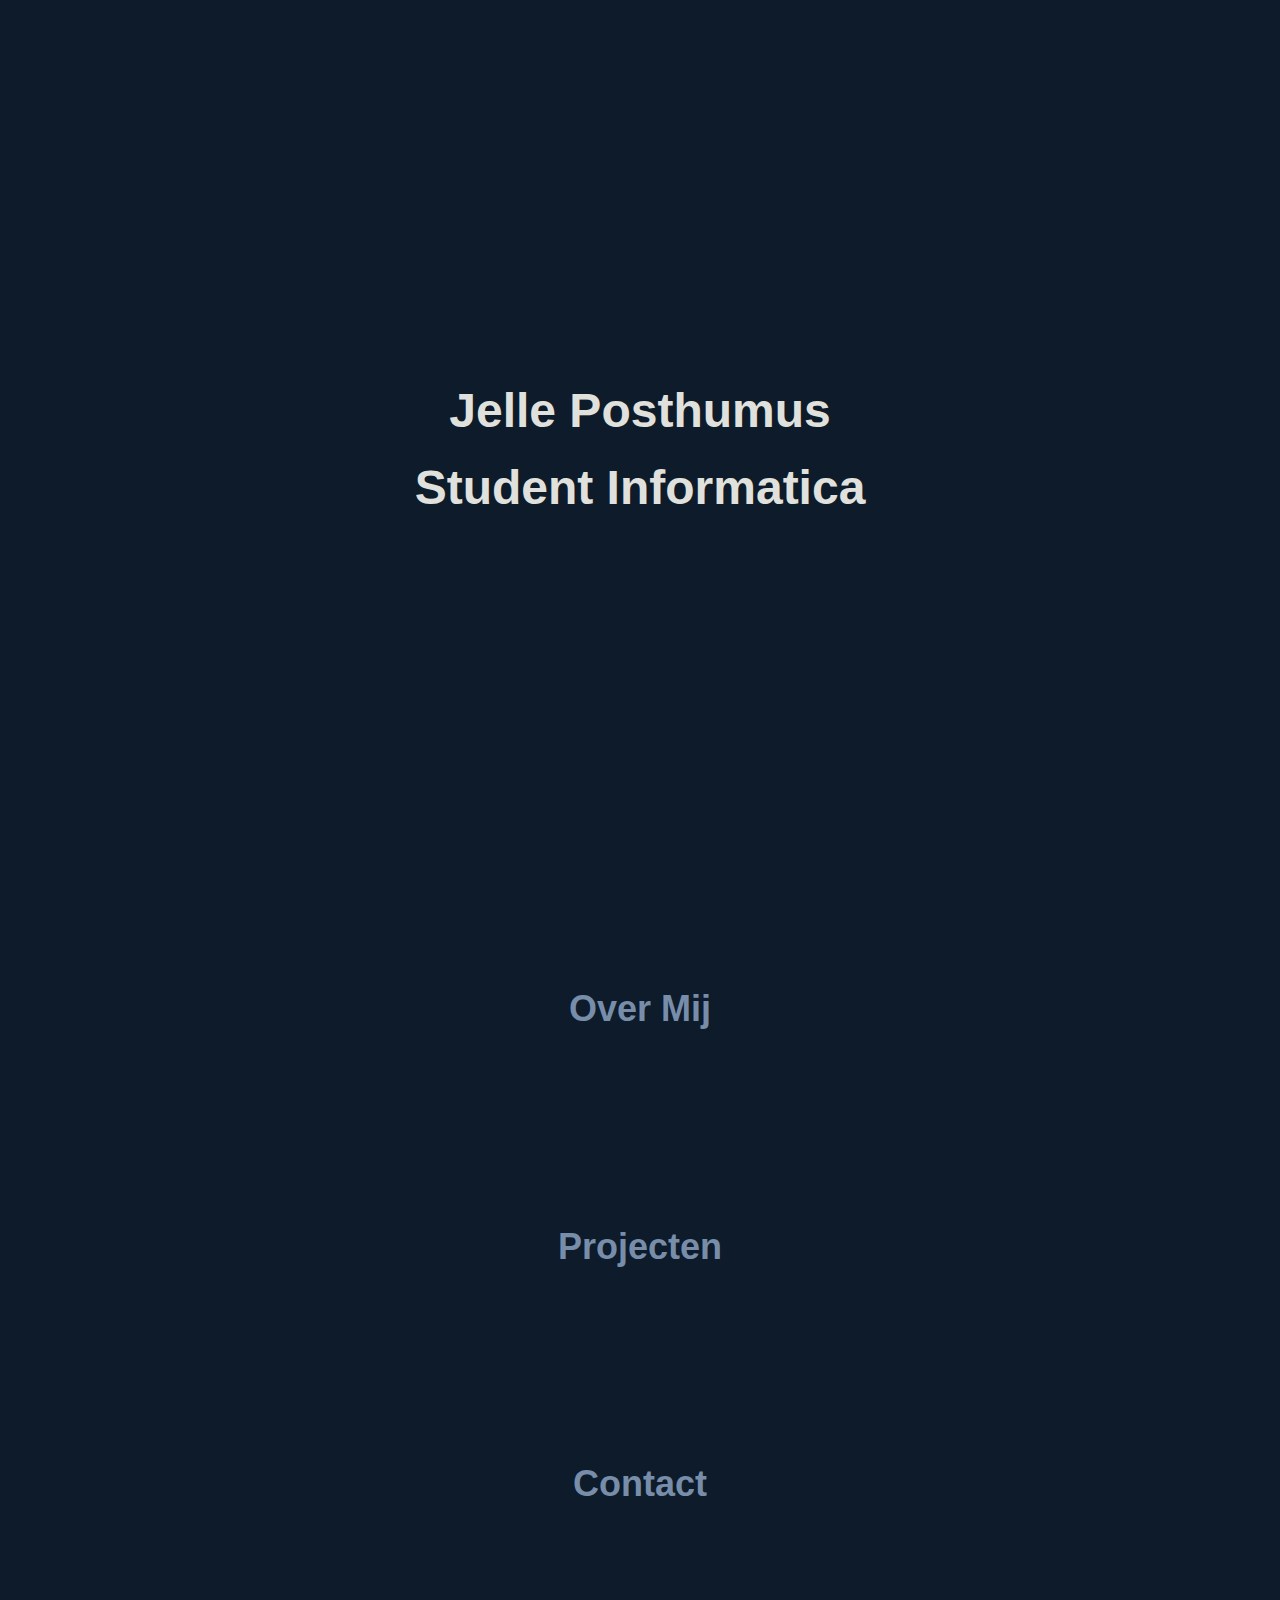
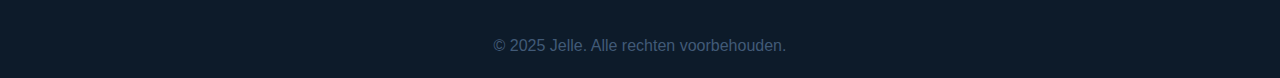
<file: index.html>
<!DOCTYPE html>
<html lang="nl">
    <head>
        <meta charset="UTF-8" />
        <meta name="viewport" content="width=device-width, initial-scale=1.0" />
        <title>Jelle's Portfolio</title>
        <link rel="icon" type="image/x-icon" href="img/favicon.ico" />
        <link rel="stylesheet" href="css/style.css" />
    </head>

    <body>
        <header id="hero">
            <div class="hero-content">
                <h1>Jelle Posthumus<br />Student Informatica</h1>
            </div>
        </header>

        <section id="over-mij" class="toggle-section">
            <h2 aria-expanded="false">Over Mij</h2>
            <div class="hidden-content" aria-hidden="true">
                <p>
                    Ik studeer nu Informatica aan de Associate degrees Academie,
                    met een passie voor web development en styling. Tijdens mijn
                    studie heb ik gewerkt met verschillende programmeertalen en
                    technologieën, waaronder HTML, CSS, PHP, Java en Kotlin.
                    Hoewel ik waardevolle ervaring heb opgedaan in diverse
                    programmeertalen, ligt mijn echte interesse in het ontwerpen
                    en bouwen van aantrekkelijke, gebruiksvriendelijke websites.
                    <br /><br />
                    Mijn focus ligt op het creëren van functionele
                    webapplicaties die eenvoudig te navigeren zijn. Ik streef
                    ernaar om met de nieuwste technieken en best practices in
                    web development te werken en ben constant bezig mijn
                    vaardigheden te verbeteren. Door mijn ervaring met front-end
                    technologieën kan ik met oog voor detail werken aan de
                    styling van websites, waarbij gebruiksvriendelijkheid altijd
                    voorop staat.
                </p>
            </div>
        </section>

        <section id="projecten" class="toggle-section">
            <h2 aria-expanded="false">Projecten</h2>
            <div class="hidden-content" aria-hidden="true">
                <div class="project-row">
                    <div class="project-img-wrapper">
                        <a href="projects/project1.html">
                            <img
                                src="img/BP1_Portfolio_Website.png"
                                alt="Portfolio Website"
                            />
                            <div class="overlay">
                                <div class="project-title">
                                    Portfolio Website
                                </div>
                            </div>
                        </a>
                    </div>

                    <div class="project-img-wrapper">
                        <a href="projects/project2.html">
                            <img
                                src="img/BP2_Sneaker_Systeem.png"
                                alt="Sneaker Systeem"
                            />
                            <div class="overlay">
                                <div class="project-title">Sneaker Systeem</div>
                            </div>
                        </a>
                    </div>
                    <div class="project-img-wrapper">
                        <a href="projects/project3.html">
                            <img
                                src="img/BP3_Dranken_App.png"
                                alt="Dranken Applicatie"
                            />
                            <div class="overlay">
                                <div class="project-title">
                                    Dranken Applicatie
                                </div>
                            </div>
                        </a>
                    </div>
                </div>
            </div>
        </section>

        <section id="contact" class="toggle-section">
            <h2 aria-expanded="false">Contact</h2>
            <div class="hidden-content" aria-hidden="true">
                <div class="contact">
                    <p>LinkedIn:</p>
                    <a href="https://www.linkedin.com/in/jelle-posthumus/">
                        Jelle-posthumus</a
                    >
                </div>
                <div class="contact">
                    <p>Mail:</p>
                    <a href="mailto:Jelle.posthumus@hotmail.com">
                        Jelle.posthumus@hotmail.com</a
                    >
                </div>
            </div>
        </section>

        <footer>
            <p>© 2025 Jelle. Alle rechten voorbehouden.</p>
        </footer>

        <script src="./js/script.js"></script>
    </body>
</html>
</file>
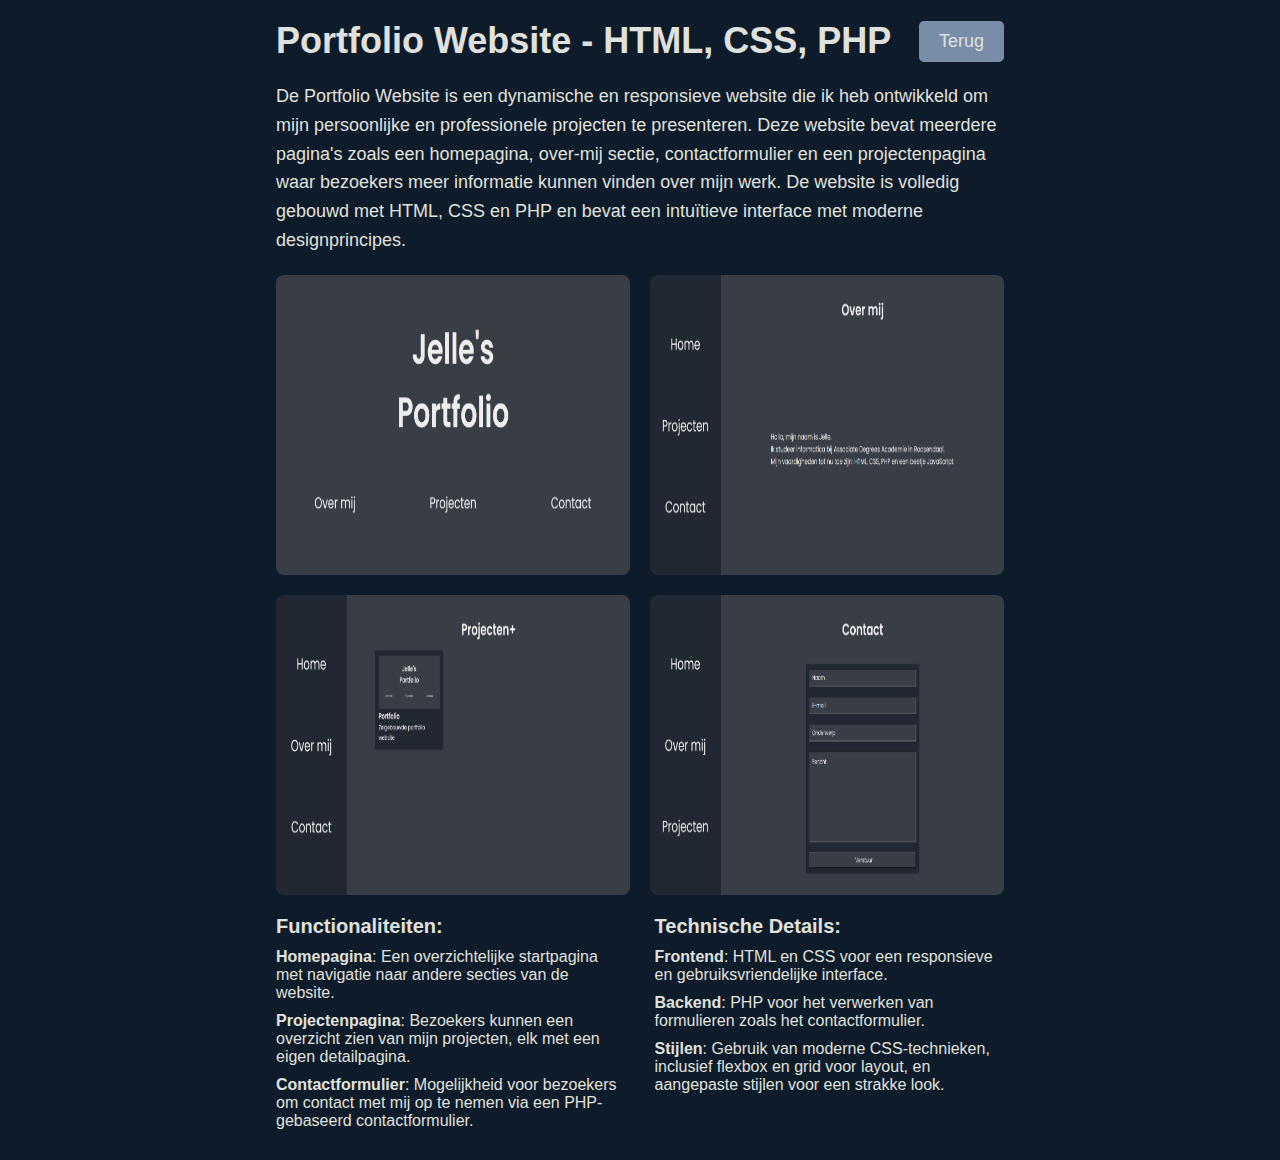
<file: projects/project1.html>
<!DOCTYPE html>
<html lang="nl">
    <head>
        <meta charset="UTF-8" />
        <meta name="viewport" content="width=device-width, initial-scale=1.0" />
        <title>Portfolio Website</title>
        <link rel="icon" type="image/png" href="../img/favicon.ico" />
        <link rel="stylesheet" href="../css/project.css" />
    </head>

    <body>
        <div class="top">
            <h1>Portfolio Website - HTML, CSS, PHP</h1>
            <a href="../index.html" class="close-button">Terug</a>
        </div>

        <div class="description">
            <p>
                De Portfolio Website is een dynamische en responsieve website
                die ik heb ontwikkeld om mijn persoonlijke en professionele
                projecten te presenteren. Deze website bevat meerdere pagina's
                zoals een homepagina, over-mij sectie, contactformulier en een
                projectenpagina waar bezoekers meer informatie kunnen vinden
                over mijn werk. De website is volledig gebouwd met HTML, CSS en
                PHP en bevat een intuïtieve interface met moderne
                designprincipes.
            </p>
        </div>

        <div class="image-container-horizontal">
            <img src="../img/Web1.png" alt="Afbeelding 1" />
            <img src="../img/Web2.png" alt="Afbeelding 2" />
            <img src="../img/Web3.png" alt="Afbeelding 3" />
            <img src="../img/Web4.png" alt="Afbeelding 4" />
        </div>

        <div class="content-container">
            <div class="details">
                <h2>Functionaliteiten:</h2>
                <ul>
                    <li>
                        <strong>Homepagina</strong>: Een overzichtelijke
                        startpagina met navigatie naar andere secties van de
                        website.
                    </li>
                    <li>
                        <strong>Projectenpagina</strong>: Bezoekers kunnen een
                        overzicht zien van mijn projecten, elk met een eigen
                        detailpagina.
                    </li>
                    <li>
                        <strong>Contactformulier</strong>: Mogelijkheid voor
                        bezoekers om contact met mij op te nemen via een
                        PHP-gebaseerd contactformulier.
                    </li>
                </ul>
            </div>

            <div class="details">
                <h2>Technische Details:</h2>
                <ul>
                    <li>
                        <strong>Frontend</strong>: HTML en CSS voor een
                        responsieve en gebruiksvriendelijke interface.
                    </li>
                    <li>
                        <strong>Backend</strong>: PHP voor het verwerken van
                        formulieren zoals het contactformulier.
                    </li>
                    <li>
                        <strong>Stijlen</strong>: Gebruik van moderne
                        CSS-technieken, inclusief flexbox en grid voor layout,
                        en aangepaste stijlen voor een strakke look.
                    </li>
                </ul>
            </div>
        </div>
    </body>
</html>
</file>
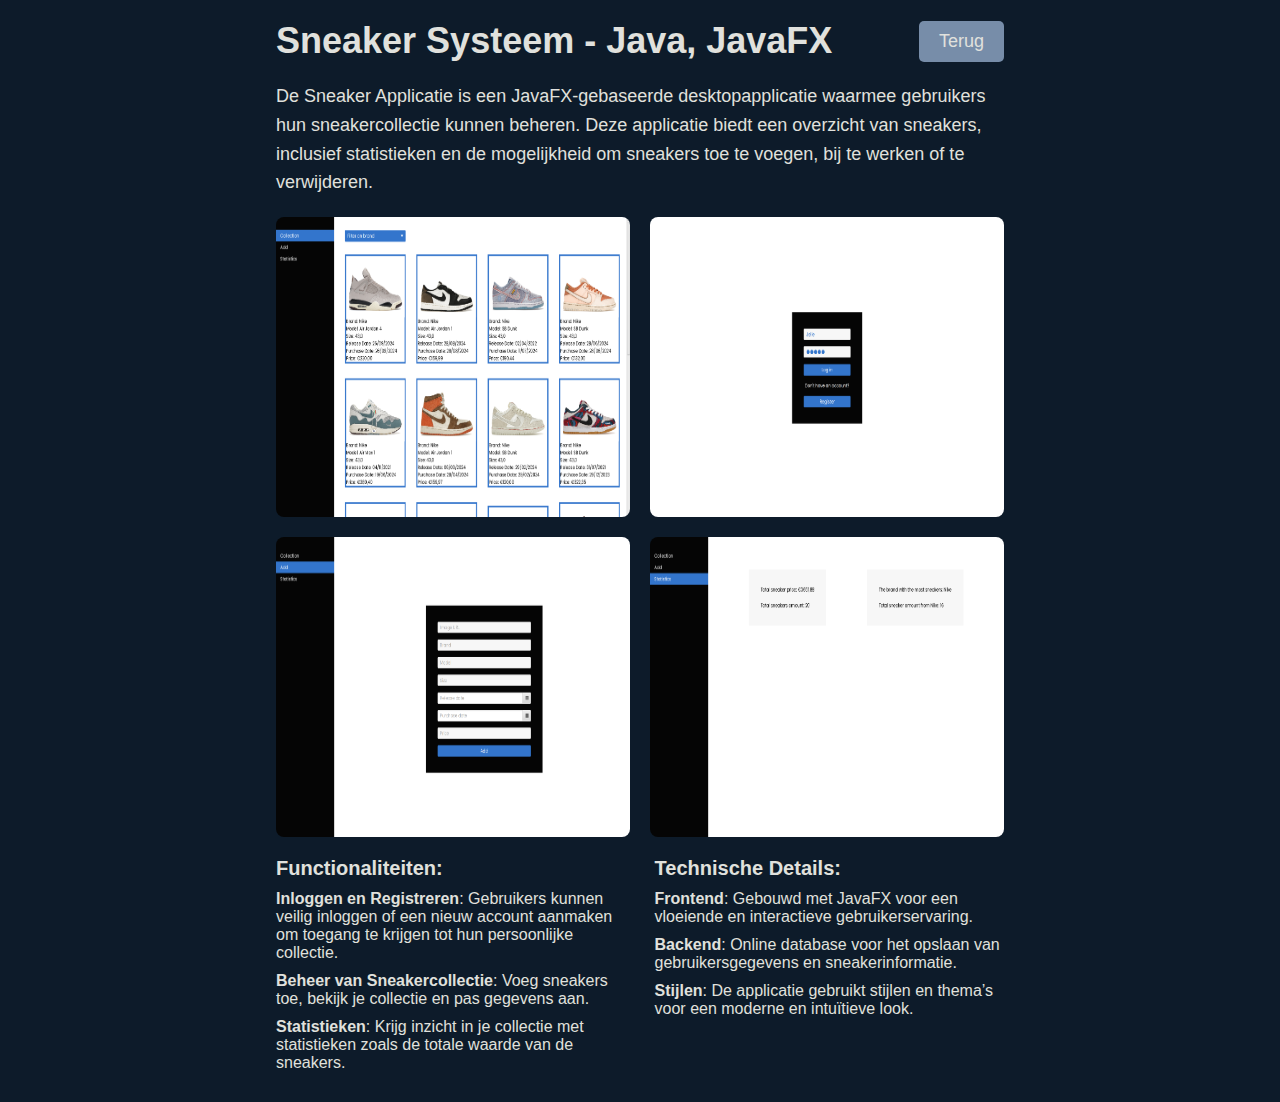
<file: projects/project2.html>
<!DOCTYPE html>
<html lang="nl">
    <head>
        <meta charset="UTF-8" />
        <meta name="viewport" content="width=device-width, initial-scale=1.0" />
        <title>Sneaker Systeem</title>
        <link rel="icon" type="image/png" href="../img/favicon.ico" />
        <link rel="stylesheet" href="../css/project.css" />
    </head>

    <body>
        <div class="top">
            <h1>Sneaker Systeem - Java, JavaFX</h1>
            <a href="../index.html" class="close-button">Terug</a>
        </div>

        <div class="description">
            <p>
                De Sneaker Applicatie is een JavaFX-gebaseerde desktopapplicatie
                waarmee gebruikers hun sneakercollectie kunnen beheren. Deze
                applicatie biedt een overzicht van sneakers, inclusief
                statistieken en de mogelijkheid om sneakers toe te voegen, bij
                te werken of te verwijderen.
            </p>
        </div>

        <div class="image-container-horizontal">
            <img src="../img/System1.png" alt="Afbeelding 1" />
            <img src="../img/System2.png" alt="Afbeelding 2" />
            <img src="../img/System3.png" alt="Afbeelding 3" />
            <img src="../img/System4.png" alt="Afbeelding 4" />
        </div>

        <div class="content-container">
            <div class="details">
                <h2>Functionaliteiten:</h2>
                <ul>
                    <li>
                        <strong>Inloggen en Registreren</strong>: Gebruikers
                        kunnen veilig inloggen of een nieuw account aanmaken om
                        toegang te krijgen tot hun persoonlijke collectie.
                    </li>
                    <li>
                        <strong>Beheer van Sneakercollectie</strong>: Voeg
                        sneakers toe, bekijk je collectie en pas gegevens aan.
                    </li>
                    <li>
                        <strong>Statistieken</strong>: Krijg inzicht in je
                        collectie met statistieken zoals de totale waarde van de
                        sneakers.
                    </li>
                </ul>
            </div>

            <div class="details">
                <h2>Technische Details:</h2>
                <ul>
                    <li>
                        <strong>Frontend</strong>: Gebouwd met JavaFX voor een
                        vloeiende en interactieve gebruikerservaring.
                    </li>
                    <li>
                        <strong>Backend</strong>: Online database voor het
                        opslaan van gebruikersgegevens en sneakerinformatie.
                    </li>
                    <li>
                        <strong>Stijlen</strong>: De applicatie gebruikt stijlen
                        en thema’s voor een moderne en intuïtieve look.
                    </li>
                </ul>
            </div>
        </div>
    </body>
</html>
</file>
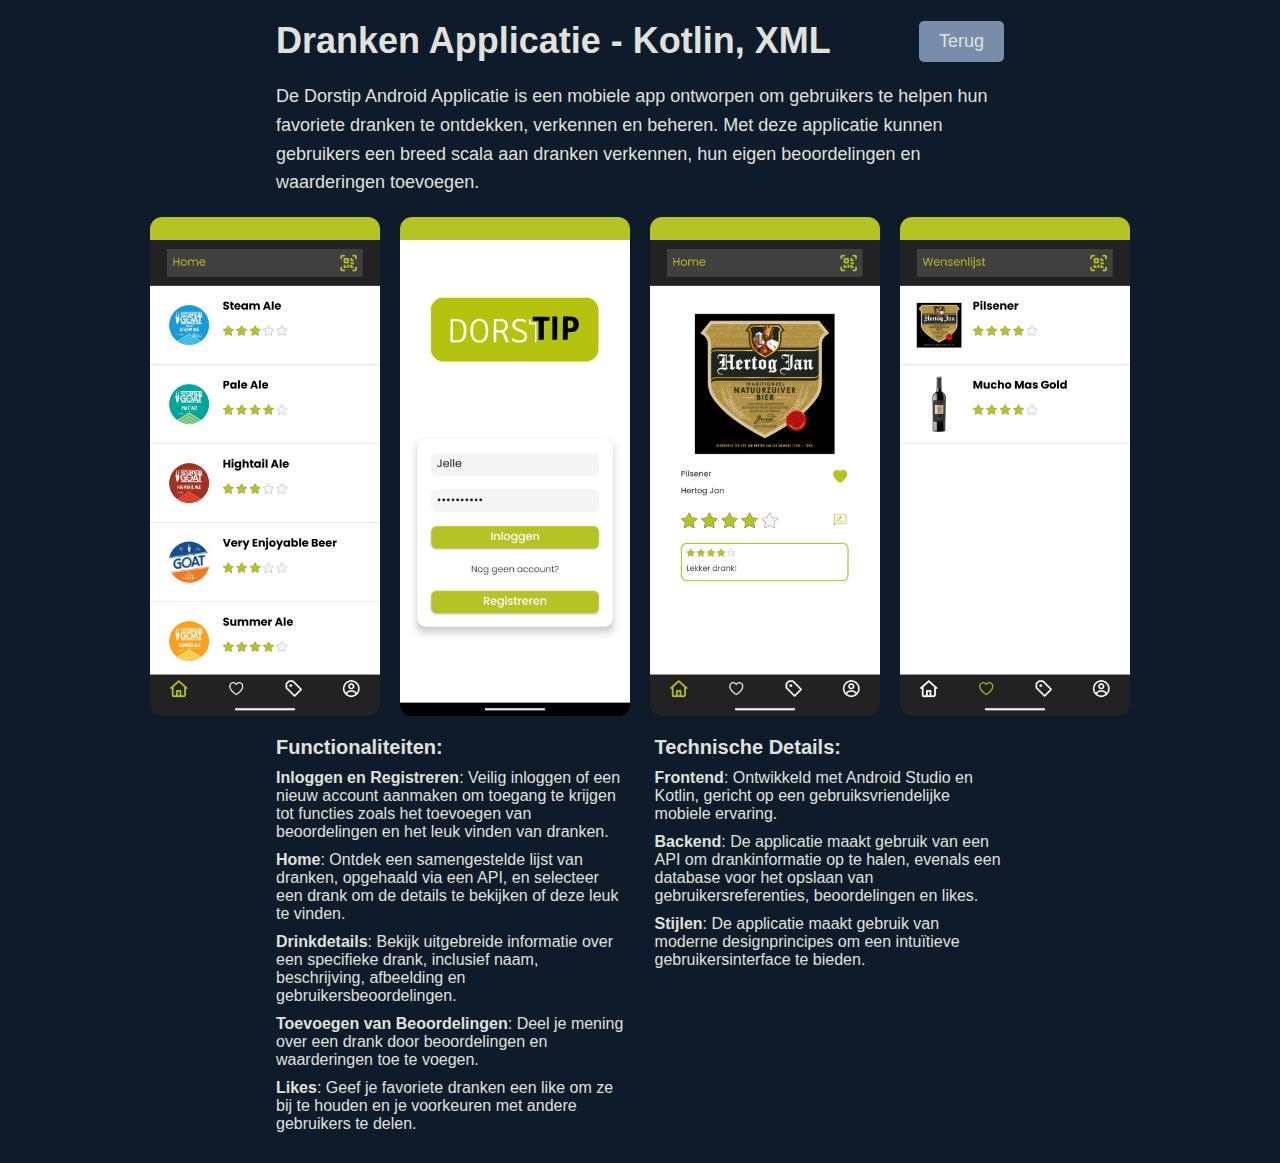
<file: projects/project3.html>
<!DOCTYPE html>
<html lang="nl">
    <head>
        <meta charset="UTF-8" />
        <meta name="viewport" content="width=device-width, initial-scale=1.0" />
        <title>Dranken Applicatie</title>
        <link rel="icon" type="image/png" href="../img/favicon.ico" />
        <link rel="stylesheet" href="../css/project.css" />
    </head>

    <body>
        <div class="top">
            <h1>Dranken Applicatie - Kotlin, XML</h1>
            <a href="../index.html" class="close-button">Terug</a>
        </div>

        <div class="description">
            <p>
                De Dorstip Android Applicatie is een mobiele app ontworpen om
                gebruikers te helpen hun favoriete dranken te ontdekken,
                verkennen en beheren. Met deze applicatie kunnen gebruikers een
                breed scala aan dranken verkennen, hun eigen beoordelingen en
                waarderingen toevoegen.
            </p>
        </div>

        <div class="image-container-vertical">
            <img src="../img/App1.png" alt="Afbeelding 1" />
            <img src="../img/App2.png" alt="Afbeelding 2" />
            <img src="../img/App3.png" alt="Afbeelding 3" />
            <img src="../img/App4.png" alt="Afbeelding 4" />
        </div>

        <div class="content-container">
            <div class="details">
                <h2>Functionaliteiten:</h2>
                <ul>
                    <li>
                        <strong>Inloggen en Registreren</strong>: Veilig
                        inloggen of een nieuw account aanmaken om toegang te
                        krijgen tot functies zoals het toevoegen van
                        beoordelingen en het leuk vinden van dranken.
                    </li>
                    <li>
                        <strong>Home</strong>: Ontdek een samengestelde lijst
                        van dranken, opgehaald via een API, en selecteer een
                        drank om de details te bekijken of deze leuk te vinden.
                    </li>
                    <li>
                        <strong>Drinkdetails</strong>: Bekijk uitgebreide
                        informatie over een specifieke drank, inclusief naam,
                        beschrijving, afbeelding en gebruikersbeoordelingen.
                    </li>
                    <li>
                        <strong>Toevoegen van Beoordelingen</strong>: Deel je
                        mening over een drank door beoordelingen en waarderingen
                        toe te voegen.
                    </li>
                    <li>
                        <strong>Likes</strong>: Geef je favoriete dranken een
                        like om ze bij te houden en je voorkeuren met andere
                        gebruikers te delen.
                    </li>
                </ul>
            </div>

            <div class="details">
                <h2>Technische Details:</h2>
                <ul>
                    <li>
                        <strong>Frontend</strong>: Ontwikkeld met Android Studio
                        en Kotlin, gericht op een gebruiksvriendelijke mobiele
                        ervaring.
                    </li>
                    <li>
                        <strong>Backend</strong>: De applicatie maakt gebruik
                        van een API om drankinformatie op te halen, evenals een
                        database voor het opslaan van gebruikersreferenties,
                        beoordelingen en likes.
                    </li>
                    <li>
                        <strong>Stijlen</strong>: De applicatie maakt gebruik
                        van moderne designprincipes om een intuïtieve
                        gebruikersinterface te bieden.
                    </li>
                </ul>
            </div>
        </div>
    </body>
</html>
</file>
<file: css/style.css>
* {
    margin: 0;
    padding: 0;
    box-sizing: border-box;
    font-family: "Poppins", sans-serif;
    --dark-navy-blue: #0d1b2a;
    --charcoal-blue: #1b263b;
    --slate-blue: #415a77;
    --light-steel-blue: #778da9;
    --pale-gray: #e0e1dd;
    --white: #ffffff;
}

body {
    background-color: var(--dark-navy-blue);
    color: var(--pale-gray);
    line-height: 1.6;
}

#hero {
    height: 100vh;
    display: flex;
    align-items: center;
    justify-content: center;
    background-color: var(--dark-navy-blue);
    text-align: center;
}

.hero-content h1 {
    font-size: 48px;
    color: var(--pale-gray);
}

#over-mij p {
    max-width: 45%;
    margin: 0 auto;
}

h2 {
    font-size: 36px;
    margin-bottom: 20px;
    color: var(--light-steel-blue);
}

.toggle-section {
    cursor: pointer;
    padding: 80px 20px;
    background-color: var(--dark-navy-blue);
    text-align: center;
}

#over-mij:hover,
#projecten:hover,
#contact:hover {
    background-color: var(--charcoal-blue);
}

.project-row {
    display: flex;
    justify-content: center;
    gap: 40px;
    padding: 20px 0;
}

.project-img-wrapper {
    position: relative;
    overflow: hidden;
    flex: 0 0 auto;
    width: 400px;
    height: 250px;
    display: flex;
    justify-content: center;
    align-items: center;
}

.project-img-wrapper a {
    height: 100%;
    width: 100%;
    display: flex;
    justify-content: center;
    align-items: center;
}

.project-img-wrapper img {
    height: 90%;
    transition: transform 0.3s ease;
}

.project-img-wrapper:hover img {
    transform: scale(1.05);
}

.overlay {
    position: absolute;
    background-color: rgba(0, 0, 0, 0.6);
    opacity: 0;
    padding: 15px;
    border-radius: 50px;
    transition: opacity 0.3s ease;
}

.project-img-wrapper:hover .overlay {
    opacity: 1;
}

.project-title {
    color: var(--white);
    font-size: 20px;
    text-align: center;
}

a {
    color: var(--pale-gray);
    text-decoration: underline;
    transition: color 0.2s ease;
}

a:hover {
    color: var(--light-steel-blue);
}

#contact p {
    color: var(--pale-gray);
}

.contact {
    display: flex;
    justify-content: center;
    gap: 8px;
}

footer {
    padding: 20px;
    background-color: var(--dark-navy-blue);
    text-align: center;
}

footer p {
    color: var(--slate-blue);
}

::-webkit-scrollbar {
    width: 12px;
    height: 12px;
}

::-webkit-scrollbar-track {
    background: var(--charcoal-blue);
    border-radius: 10px;
}

::-webkit-scrollbar-thumb {
    background-color: var(--slate-blue);
    border-radius: 10px;
}

::-webkit-scrollbar-thumb:hover {
    background-color: var(--light-steel-blue);
}

@media (max-width: 768px) {
    #hero {
        height: 80vh;
    }

    .hero-content h1 {
        font-size: 36px;
    }

    h2 {
        font-size: 32px;
    }

    #over-mij p {
        max-width: 85%;
    }

    .project-row {
        flex-direction: column;
        gap: 50px;
    }

    .project-img-wrapper {
        width: 100%;
        height: auto;
    }

    .project-img-wrapper img {
        width: 100%;
        height: auto;
    }
}
</file>
<file: css/project.css>
* {
    margin: 0;
    padding: 0;
    box-sizing: border-box;
    font-family: "Poppins", sans-serif;
    --dark-navy-blue: #0d1b2a;
    --charcoal-blue: #1b263b;
    --slate-blue: #415a77;
    --light-steel-blue: #778da9;
    --pale-gray: #e0e1dd;
    --white: #ffffff;
}

html {
    display: flex;
    justify-content: center;
}

body {
    background-color: var(--dark-navy-blue);
    color: var(--pale-gray);
    display: flex;
    flex-direction: column;
    align-items: center;
    width: 60%;
    margin: 0;
    padding: 20px;
}

.top {
    display: flex;
    justify-content: space-between;
    align-items: center;
    width: 100%;
    margin-bottom: 20px;
}

h1 {
    font-size: 36px;
}

.close-button {
    padding: 10px 20px;
    background-color: var(--light-steel-blue);
    color: var(--pale-gray);
    border: none;
    border-radius: 5px;
    text-decoration: none;
    font-size: 18px;
}

.close-button:hover {
    background-color: var(--slate-blue);
}

.description {
    margin-bottom: 20px;
}

.description p {
    font-size: 18px;
    line-height: 1.6;
    color: var(--pale-gray);
}

.image-container-vertical {
    display: flex;
    justify-content: center;
    gap: 20px;
    margin-bottom: 20px;
}

.image-container-vertical img {
    width: 230px;
    height: auto;
    border-radius: 8px;
}

.image-container-horizontal {
    display: grid;
    grid-template-columns: repeat(2, 1fr);
    gap: 20px;
    justify-items: center;
    margin-bottom: 20px;
}

.image-container-horizontal img {
    width: 100%;
    height: 300px;
    border-radius: 8px;
}

.content-container {
    display: flex;
    justify-content: space-between;
    gap: 20px;
    width: 100%;
}

.details {
    width: 48%;
}

h2 {
    font-size: 20px;
    margin-bottom: 10px;
    color: var(--pale-gray);
}

ul {
    list-style: none;
}

ul li {
    margin-bottom: 10px;
}

::-webkit-scrollbar {
    width: 12px;
}

::-webkit-scrollbar-track {
    background-color: var(--dark-navy-blue);
}

::-webkit-scrollbar-thumb {
    background-color: var(--light-steel-blue);
    border-radius: 6px;
}

::-webkit-scrollbar-thumb:hover {
    background-color: var(--slate-blue);
}

@media (max-width: 768px) {
    body {
        width: 100%;
        padding: 10px;
    }

    .top {
        flex-direction: column;
        align-items: flex-start;
    }

    h1 {
        font-size: 28px;
        text-align: center;
    }

    .close-button {
        margin-top: 10px;
    }

    .description p {
        font-size: 16px;
        text-align: center;
    }

    .image-container-vertical,
    .image-container-horizontal {
        flex-direction: column;
        gap: 10px;
    }

    .image-container-vertical img,
    .image-container-horizontal img {
        width: 100%;
        height: auto;
        max-width: 300px;
    }

    .content-container {
        flex-direction: column;
        width: 100%;
    }

    .details {
        width: 100%;
        margin-bottom: 20px;
    }

    h2 {
        font-size: 18px;
    }

    ul li {
        font-size: 16px;
    }
}
</file>
